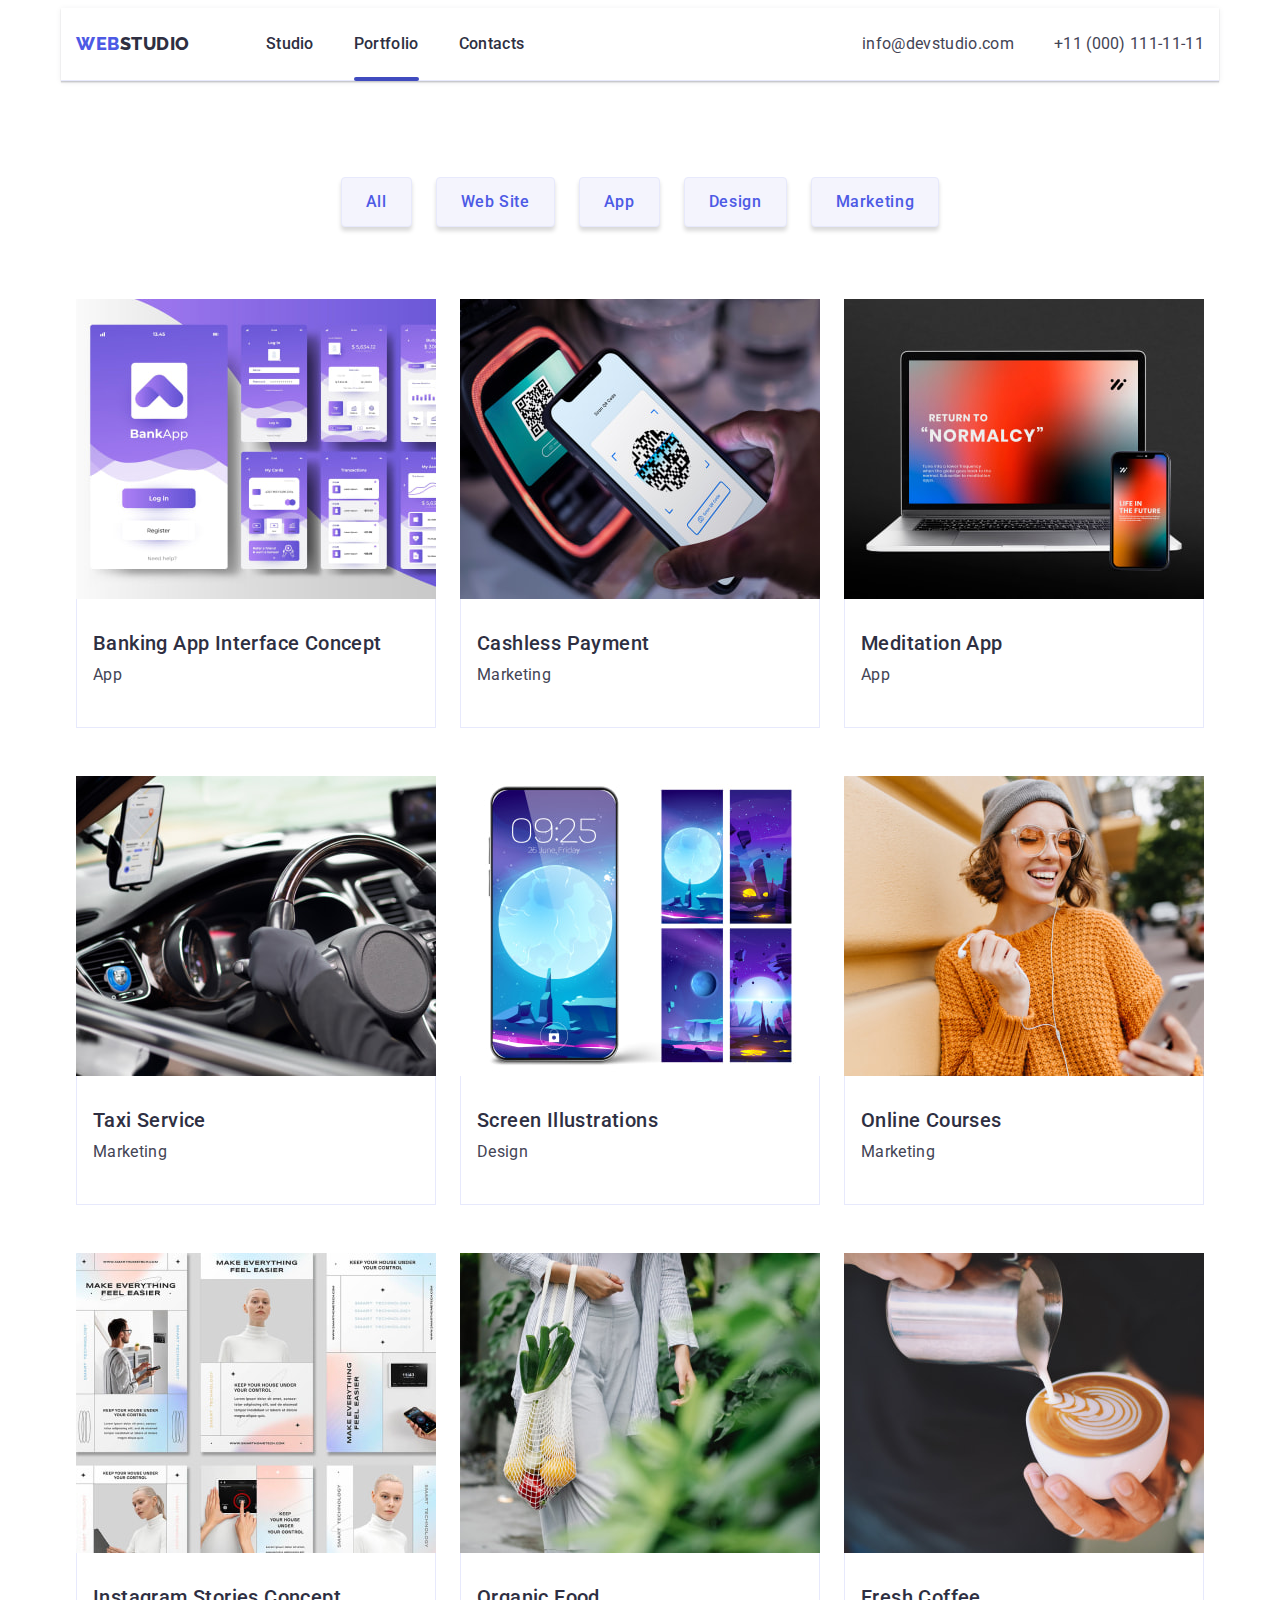
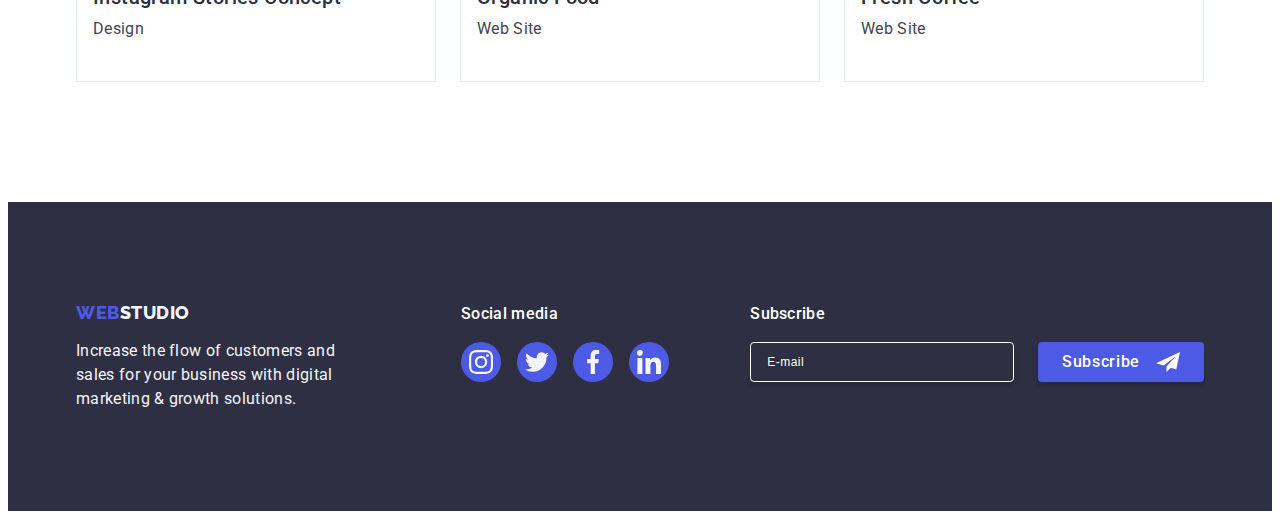
<file: portfolio.html>
<!DOCTYPE html>
<html lang="en">
  <head>
    <meta charset="UTF-8" />
    <meta name="viewport" content="width=device-width, initial-scale=1.0" />
    <!-- Additional Fonts -->
    <link rel="preconnect" href="https://fonts.googleapis.com" />
    <link rel="preconnect" href="https://fonts.gstatic.com" crossorigin />
    <link
      href="https://fonts.googleapis.com/css2?family=Raleway:wght@800&family=Roboto:wght@400;500;700;900&display=swap"
      rel="stylesheet"
    />
    <!-- Normalizer-->
    <link
      rel="stylesheet"
      href="https://cdnjs.cloudflare.com/ajax/libs/modern-normalize/2.0.0/modern-normalize.min.css"
      integrity="sha512-4xo8blKMVCiXpTaLzQSLSw3KFOVPWhm/TRtuPVc4WG6kUgjH6J03IBuG7JZPkcWMxJ5huwaBpOpnwYElP/m6wg=="
      crossorigin="anonymous"
      referrerpolicy="no-referrer"
    />
    <!-- My CSS -->
    <link rel="stylesheet" href="./css/styles.css" />
    <title>Portfolio</title>
  </head>

  <body class="body">
    <!-- Header -->
    <header class="header-section">
      <div class="header-global container">
        <nav class="header-nav nav">
          <!-- Upper LOGO -->
          <a class="header-logo logo link" href="./portfolio.html"
            >Web<span class="header-studio">Studio</span></a
          >

          <ul class="nav-list list">
            <li class="nav-list-item">
              <a class="site-navigation link" href="./index.html"
                >Studio</a
              >
            </li class="nav-list-item">
            <li>
              <a class="site-navigation current link" href="./portfolio.html"
                >Portfolio</a
              >
            </li>
            <li class="nav-list-item">
              <a class="site-navigation link" href="">Contacts</a>
            </li>
          </ul>
        </nav>
        <address class="header-adr">
          <ul class="contact-list list">
            <li class="contact-list-item">
              <a class="contact-link link" href="mailto:info@devstudio.com"
                >info@devstudio.com</a
              >
            </li>
            <li class="contact-list-item">
              <a class="contact-link link" href="tel:+110001111111"
                >+11 (000) 111-11-11</a
              >
            </li>
          </ul>
        </address>
        <!-- Sandwich button -->
        <button
          class="menu-toggle js-open-menu"
          aria-expanded="false"
          aria-controls="mobile-menu"
        >
          <svg class="burger-menu-icon" width="32" height="22">
            <use href="./images/icons.svg#icon-charm_menu-hamburger"></use>
          </svg>
        </button>
        <!-- End of Sadwich button` -->
      </div>
    </header>
    <main>
      <!-- Filter Buttons -->
      <section class="section-main">
        <div class="container">
          <h1 class="visually-hidden">Our projects</h1>
          <ul class="buttons-list list">
            <li class="buttons-list-item item">
              <button class="filter-button button" type="button">All</button>
            </li>
            <li class="buttons-list-item item">
              <button class="filter-button button" type="button">
                Web Site
              </button>
            </li>
            <li class="buttons-list-item item">
              <button class="filter-button button" type="button">App</button>
            </li>
            <li class="buttons-list-item item">
              <button class="filter-button button" type="button">Design</button>
            </li>
            <li class="buttons-list-item item">
              <button class="filter-button button" type="button">
                Marketing
              </button>
            </li>
          </ul>

          <ul class="image-list list card-set">
            <!-- Row-1 -->
            <li class="image-list-item card-set-item">
              <!-- Row-1 Card 1-->
              <a class="application-link link" href="">
                <div class="image-text-box">
                  <img
                    class="image"
                    src="./images/portfolio/img-1.jpg"
                    width="360"
                    height="300"
                    alt="Banking App Interface Concept"
                  />
                  <!-- <div class="overlay"> -->
                  <p class="overlay">
                    14 Stylish and User-Friendly App Design Concepts · Task
                    Manager App · Calorie Tracker App · Exotic Fruit Ecommerce
                    App · Cloud Storage App
                  </p>
                  <!-- </div> -->
                </div>

                <div class="comments">
                  <h2 class="card-title">Banking App Interface Concept</h2>
                  <p class="card-text">App</p>
                </div>
              </a>
            </li>
            <li class="image-list-item card-set-item">
              <!-- Row-1 Card 2-->
              <a class="application-link link" href="">
                <div class="image-text-box">
                  <img
                    class="image"
                    src="./images/portfolio/img-2.jpg"
                    width="360"
                    height="300"
                    alt="Cashless Payment"
                  />
                  <!-- <div class="overlay"> -->
                  <p class="overlay">
                    14 Stylish and User-Friendly App Design Concepts · Task
                    Manager App · Calorie Tracker App · Exotic Fruit Ecommerce
                    App · Cloud Storage App
                  </p>
                  <!-- </div> -->
                </div>

                <div class="comments">
                  <h2 class="card-title">Cashless Payment</h2>
                  <p class="card-text">Marketing</p>
                </div>
              </a>
            </li>
            <li class="image-list-item card-set-item">
              <!-- Row-1 Card 3-->
              <a class="application-link link" href="">
                <div class="image-text-box">
                  <img
                    class="image"
                    src="./images/portfolio/img-3.jpg"
                    width="360"
                    height="300"
                    alt="Meditation App"
                  />
                  <!-- <div class="overlay"> -->
                  <p class="overlay">
                    14 Stylish and User-Friendly App Design Concepts · Task
                    Manager App · Calorie Tracker App · Exotic Fruit Ecommerce
                    App · Cloud Storage App
                  </p>
                  <!-- </div> -->
                </div>

                <div class="comments">
                  <h2 class="card-title">Meditation App</h2>
                  <p class="card-text">App</p>
                </div>
              </a>
            </li>
            <!-- Row-2 -->
            <li class="image-list-item card-set-item">
              <!-- Row-2 Card 1-->
              <a class="application-link link" href="">
                <div class="image-text-box">
                  <img
                    class="image"
                    src="./images/portfolio/img-4.jpg"
                    width="360"
                    height="300"
                    alt="Taxi Service"
                  />
                  <!-- <div class="overlay"> -->
                  <p class="overlay">
                    14 Stylish and User-Friendly App Design Concepts · Task
                    Manager App · Calorie Tracker App · Exotic Fruit Ecommerce
                    App · Cloud Storage App
                  </p>
                  <!-- </div> -->
                </div>

                <div class="comments">
                  <h2 class="card-title">Taxi Service</h2>
                  <p class="card-text">Marketing</p>
                </div>
              </a>
            </li>
            <li class="image-list-item card-set-item">
              <!-- Row-2 Card 2-->
              <a class="application-link link" href="">
                <div class="image-text-box">
                  <img
                    class="image"
                    src="./images/portfolio/img-5.jpg"
                    width="360"
                    height="300"
                    alt="Screen Illustrations"
                  />
                  <!-- <div class="overlay"> -->
                  <p class="overlay">
                    14 Stylish and User-Friendly App Design Concepts · Task
                    Manager App · Calorie Tracker App · Exotic Fruit Ecommerce
                    App · Cloud Storage App
                  </p>
                  <!-- </div> -->
                </div>

                <div class="comments">
                  <h2 class="card-title">Screen Illustrations</h2>
                  <p class="card-text">Design</p>
                </div>
              </a>
            </li>
            <li class="image-list-item card-set-item">
              <!-- Row-2 Card 3-->
              <a class="application-link link" href="">
                <div class="image-text-box">
                  <img
                    class="image"
                    src="./images/portfolio/img-6.jpg"
                    width="360"
                    height="300"
                    alt="Online Courses"
                  />
                  <!-- <div class="overlay"> -->
                  <p class="overlay">
                    14 Stylish and User-Friendly App Design Concepts · Task
                    Manager App · Calorie Tracker App · Exotic Fruit Ecommerce
                    App · Cloud Storage App
                  </p>
                  <!-- </div> -->
                </div>

                <div class="comments">
                  <h2 class="card-title">Online Courses</h2>
                  <p class="card-text">Marketing</p>
                </div>
              </a>
            </li>
            <!-- Row-3 -->
            <li class="image-list-item card-set-item">
              <!-- Row-3 Card 1-->
              <a class="application-link link" href="">
                <div class="image-text-box">
                  <img
                    class="image"
                    src="./images/portfolio/img-7.jpg"
                    width="360"
                    height="300"
                    alt="Instagram Stories Concept"
                  />
                  <!-- <div class="overlay"> -->
                  <p class="overlay">
                    14 Stylish and User-Friendly App Design Concepts · Task
                    Manager App · Calorie Tracker App · Exotic Fruit Ecommerce
                    App · Cloud Storage App
                  </p>
                  <!-- </div> -->
                </div>

                <div class="comments">
                  <h2 class="card-title">Instagram Stories Concept</h2>
                  <p class="card-text">Design</p>
                </div>
              </a>
            </li>
            <li class="image-list-item card-set-item">
              <!-- Row-3 Card 2-->
              <a class="application-link link" href="">
                <div class="image-text-box">
                  <img
                    class="image"
                    src="./images/portfolio/img-8.jpg"
                    width="360"
                    height="300"
                    alt="Organic Food"
                  />
                  <!-- <div class="overlay"> -->
                  <p class="overlay">
                    14 Stylish and User-Friendly App Design Concepts · Task
                    Manager App · Calorie Tracker App · Exotic Fruit Ecommerce
                    App · Cloud Storage App
                  </p>
                  <!-- </div> -->
                </div>

                <div class="comments">
                  <h2 class="card-title">Organic Food</h2>
                  <p class="card-text">Web Site</p>
                </div>
              </a>
            </li>
            <li class="image-list-item card-set-item">
              <!-- Row-3 Card 3-->
              <a class="application-link link" href="">
                <div class="image-text-box">
                  <img
                    class="image"
                    src="./images/portfolio/img-9.jpg"
                    width="360"
                    height="300"
                    alt="Fresh Coffee"
                  />
                  <!-- <div class="overlay"> -->
                  <p class="overlay">
                    14 Stylish and User-Friendly App Design Concepts · Task
                    Manager App · Calorie Tracker App · Exotic Fruit Ecommerce
                    App · Cloud Storage App
                  </p>
                  <!-- </div> -->
                </div>

                <div class="comments">
                  <h2 class="card-title">Fresh Coffee</h2>
                  <p class="card-text">Web Site</p>
                </div>
              </a>
            </li>
          </ul>
        </div>
      </section>
    </main>

    <!-- PORTFOLIO FOOTER -->
    <footer class="footer section">
      <div class="footer-wrapper container">
        <div class="footer-box footer-box-1">
          <a class="footer-logo logo link" href="./index.html"
            >Web<span class="footer-studio">Studio</span></a
          >
          <p class="footer-text">
            Increase the flow of customers and sales for your business with
            digital marketing & growth solutions.
          </p>
        </div>
        <div class="footer-box footer-box-2">
          <p class="footer-box-title">Social media</p>
          <ul class="footer-socials-icon-box list">
            <li class="socials-icon-element">
              <a
                href="https://instagram.com"
                class="link footer-socials-link"
                aria-label="Instagram"
                target="_blank"
                rel="noopener noreferrer"
              >
                <svg class="socials-icon" width="24" height="24">
                  <use href="./images/icons.svg#icon-instagram"></use>
                </svg>
              </a>
            </li>
            <li class="socials-icon-element">
              <a
                href="https://twitter.com"
                class="link footer-socials-link"
                aria-label="Twitter"
                target="_blank"
                rel="noopener noreferrer"
              >
                <svg class="socials-icon" width="24" height="24">
                  <use href="./images/icons.svg#icon-twitter"></use>
                </svg>
              </a>
            </li>
            <li class="socials-icon-element">
              <a
                href="https://facebook.com"
                class="link footer-socials-link"
                aria-label="Facebook"
                target="_blank"
                rel="noopener noreferrer"
              >
                <svg class="socials-icon" width="24" height="24">
                  <use href="./images/icons.svg#icon-facebook"></use>
                </svg>
              </a>
            </li>
            <li class="socials-icon-element">
              <a
                href="https://linkedin.com"
                class="link footer-socials-link"
                aria-label="Linkedin"
                target="_blank"
                rel="noopener noreferrer"
              >
                <svg class="socials-icon" width="24" height="24">
                  <use href="./images/icons.svg#icon-linkedin"></use>
                </svg>
              </a>
            </li>
          </ul>
        </div>
        <div class="footer-box">
          <p class="footer-box-title">Subscribe</p>
          <form class="footer-form" name="subsribe_form" method="post">
            <label class="label-to-please-lms">
              <input
                class="footer-form-input"
                type="email"
                name="footer-form-input"
                placeholder="E-mail"
            /></label>

            <button
              class="footer-form-btn button"
              type="submit"
              name="footer-form-btn"
            >
              Subscribe<svg class="footer-form-btn-icon" width="24" height="24">
                <use href="./images/icons.svg#icon-paper-plane"></use>
              </svg>
            </button>
          </form>
        </div>
      </div>
    </footer>
  </body>
</html>
</file>
<file: css/styles.css>
:root {
  --iris: #4d5ae5;
  --ocean: #404bbf;
  --navy-blue: #2e2f42;
  --green: #31d0aa;
  --slate: #434455;
  --light-slate: #8e8f99;
  --cornflower: #e7e9fc;
  --cloud: #f4f4fd;
  --navy-blue-modal: #2e2f42;
  --grey: #2e2f42;
  --white: #ffffff;
  --dairy: #fcfcfc;
  --error: rgb(224, 15, 15);

  /* Animation effects */
  --animation: 250ms cubic-bezier(0.4, 0, 0.2, 1);

  /* Flex Wrap */
  --indent: 30px;
  --items: 3;
  --gap: 24;
}

*,
::after,
::before {
  box-sizing: border-box;
}

.body {
  font-family: Roboto, sans-serif;
  color: var(--slate);
  background-color: var(--white);
  font-style: normal;
  line-height: 1.5em;
  letter-spacing: 0.02em;
}

/* reset start */

h1,
h2,
h3,
h4,
h5,
h6,
p {
  margin: 0;
}

.list {
  list-style: none;
  padding: 0;
  margin: 0;
}

.link {
  text-decoration: none;
}
/* rubber images */
img {
  display: block;
  max-width: 100%;
  height: auto;
}
/* reset end */

.section {
  max-width: 1440px;
  margin: 0 auto;
  padding-top: 96px;
  padding-bottom: 96px;
  /* outline: 2px solid rgb(3, 87, 10);
  outline-offset: -2px; */
}

.header-section {
  display: flex;
  align-items: end;
  /* outline: 2px solid rgb(79, 11, 189);
  outline-offset: -2px; */
}

/* Desktop */
@media screen and (min-width: 1158px) {
  .section {
    padding-top: 120px;
    padding-bottom: 120px;
  }
  .section-whatwedo {
    padding: 0 0 120px;
  }
}
.hero-section {
  max-width: 1440px;
  padding-top: 112px;
  padding-bottom: 112px;
  /* padding: 188px 0; */
  background-color: var(--grey);
  background-position: center;
  background-repeat: no-repeat;
  background-size: cover;
}

@media only screen and (max-width: 767.98px) {
  .hero-section {
    background-image: linear-gradient(
        rgba(46, 47, 66, 0.7),
        rgba(46, 47, 66, 0.7)
      ),
      url(../images/hero-section/Dark-bg_mob@1x.jpg);
  }
}

@media only screen and (min-width: 768px) {
  .hero-section {
    background-image: linear-gradient(
        rgba(46, 47, 66, 0.7),
        rgba(46, 47, 66, 0.7)
      ),
      url(../images/hero-section/Dark-bg_tab@1x.jpg);
  }
}

@media only screen and (min-width: 1158px) {
  .hero-section {
    background-image: linear-gradient(
        rgba(46, 47, 66, 0.7),
        rgba(46, 47, 66, 0.7)
      ),
      url(../images/hero-section/Dark-bg_desk@1x.jpg);
  }
}
/* For retina display: */
@media only screen and (max-width: 767.98px) and ((min-device-pixel-ratio: 2) or
  (min-resolution: 192dpi) or
  (min-resolution: 2ppx)) {
  .hero-section {
    background-image: linear-gradient(
        rgba(46, 47, 66, 0.7),
        rgba(46, 47, 66, 0.7)
      ),
      url(../images/hero-section/Dark-bg_mob@2x.jpg);
  }
}

@media only screen and (min-width: 768px) and ((min-device-pixel-ratio: 2)or
  (min-resolution: 192dpi) or
  (min-resolution: 2ppx)) {
  .hero-section {
    background-image: linear-gradient(
        rgba(46, 47, 66, 0.7),
        rgba(46, 47, 66, 0.7)
      ),
      url(../images/hero-section/Dark-bg_tab@2x.jpg);
  }
}

@media only screen and (min-width: 1158px) and ((min-device-pixel-ratio: 2) or  (min-resolution: 192dpi) or
  (min-resolution: 2ppx)) {
  .hero-section {
    background-image: linear-gradient(
        rgba(46, 47, 66, 0.7),
        rgba(46, 47, 66, 0.7)
      ),
      url(../images/hero-section/Dark-bg_desk@2x.jpg);
  }
}
/* ======================================= */
.container {
  max-width: 320px;
  padding-left: 16px;
  padding-right: 16px;
  margin-left: auto;
  margin-right: auto;
  /* outline: 2px solid rgb(238, 7, 7);
  outline-offset: -2px; */
}
.header-section {
  padding: 0 auto;
}

/* Header line parameters */
.header-global {
  display: flex;
  justify-content: space-between;
  min-width: 320px;
  min-height: 70px;
  padding: 0 16px;
  border-bottom: 1px solid #e7e9fc;
  box-shadow: 0px 2px 1px rgba(46, 47, 66, 0.08),
    0px 1px 1px rgba(46, 47, 66, 0.16), 0px 1px 6px rgba(46, 47, 66, 0.08);
}

.burger-menu-icon {
  width: 32px;
  height: 22px;
  stroke: var(--navy-blue);
}

@media only screen and (min-width: 768px) {
  .menu-toggle {
    display: none;
  }
}

.hero-caption {
  font-family: Roboto, sans-serif;
  font-size: 36px;
  font-weight: 700;
  line-height: 1.11em;
  letter-spacing: 0.02em;
  text-align: center;
  color: var(--white);
  margin: 0 auto 72px;
  max-width: 320px;
  /* max-width: 496px; */
}

/* Hiding icons of Section 2 */
@media screen and (max-width: 1157px) {
  .features-list-icon-box {
    display: none;
  }
  /* Hiding complete Section 3 */
  .section-whatwedo {
    display: none;
  }
}
.section-title {
  text-transform: capitalize;
  font-family: Roboto, sans-serif;
  font-size: 36px;
  font-weight: 700;
  line-height: 1.11em;
  letter-spacing: 0.02em;
  text-align: center;
  color: var(--grey);
  margin-bottom: 72px;
}

/* Mobile Phone */
@media screen and (min-width: 428px) {
  .container {
    min-width: 428px;
  }
}
/* Tablet */
@media screen and (min-width: 768px) {
  .container {
    max-width: 768px;
  }

  .hero-caption {
    font-size: 56px;
    line-height: 1.07em;
    max-width: 496px;
  }
}

/* Desktop */
@media screen and (min-width: 1158px) {
  .container {
    max-width: 1158px;
    padding-left: 15px;
    padding-right: 15px;
  }
}

/* ============================= */
/* Section-2 Mobile */

.card-title-leftalign {
  text-align: center;
  font-size: 36px;
  font-weight: 700;
  margin-bottom: 8px;
}

.features-list {
  display: flex;
  flex-direction: column;
  flex-wrap: nowrap;
  row-gap: 72px;
}

.features-list-item {
  flex-basis: 100%;
}

/* .features-list-item:not(:last-child) {
  margin-bottom: 72px;
} */

.personal-card {
  border-radius: 0px 0px 4px 4px;
  background: var(--white);
  box-shadow: 0px 2px 1px 0px rgba(46, 47, 66, 0.08),
    0px 1px 1px 0px rgba(46, 47, 66, 0.16),
    0px 1px 6px 0px rgba(46, 47, 66, 0.08);
}

.additional-description {
  font-weight: 500;
  font-size: 16px;
  line-height: 1.5em;
}

/* Section-2 Tablet */
@media screen and (min-width: 768px) {
  .features-list {
    flex-direction: row;
    flex-wrap: wrap;
    justify-content: space-between;
    column-gap: 24px;
    row-gap: 72px;
  }

  .features-list-item {
    flex-basis: calc((100% - 24px) / 2);
  }

  .card-title-leftalign {
    text-align: left;
  }
}
/* ============================= */

/* Section-2 Desktop */
@media screen and (min-width: 1158px) {
  .features-list {
  }

  .features-list-item {
    flex-basis: calc((100% - 24px * 3) / 4);
  }
  .features-list-icon-box {
    display: flex;
    align-items: center;
    justify-content: center;
    min-width: 264px;
    min-height: 112px;
    margin-bottom: 8px;
    border-radius: 4px;
    background: var(--cloud);
  }

  .features-list-icon {
    fill: #2e2f42;
  }

  .card-title-leftalign {
    text-align: left;
    font-size: 20px;
    font-weight: 500;
  }
}
.card-title {
  font-size: 20px;
  font-weight: 500;
}

/* ============================= */
@media screen and (max-width: 767.98px) {
  /* Section-4 Mobile Phone */

  .ourteam-list {
    display: flex;
    flex-direction: column;
    row-gap: 72px;
    justify-content: center;
    align-items: center;
  }
  /* Hiding header menu sections */
  .nav-list {
    display: none;
  }
  .contact-list {
    display: none;
  }
}

.contact-link {
  /* padding-top: 24px;
  padding-bottom: 24px; */
  font-style: normal;
  font-family: Roboto, sans-serif;
  font-size: 16px;
  font-weight: 400;
  line-height: 1.5em;
  letter-spacing: 0.02em;
  text-align: left;
  color: var(--slate);
  transition: color 250ms cubic-bezier(0.4, 0, 0.2, 1);
}

.contact-link:hover,
.contact-link:focus {
  color: var(--ocean);
}

/* =================================== */
@media screen and (min-width: 768px) {
  /* Section-4 Tablet */
  .ourteam-list {
    flex-wrap: wrap;
    justify-content: space-between;
    align-items: center;
    row-gap: 64px;
    column-gap: 24px;
  }
  .header-global {
    min-width: 768px;
  }
  .nav-list {
    display: flex;
    /* justify-content: space-around; */
  }

  .contact-list {
    display: flex;
    flex-direction: column;
    gap: 12px;
  }
  .contact-link {
    padding: 0;
  }
}
/* =================================== */
@media screen and (max-width: 767.98px) {
  /* Section-5 Mobile Phone */
  .customers-list {
    display: flex;
    flex-wrap: wrap;
    justify-content: center;
    align-items: center;
    column-gap: 16px;
    row-gap: 72px;
  }

  .customer {
    flex-basis: calc ((100% - 16px) / 2);
  }
}

@media screen and (min-width: 768px) {
  /* Section-5 Tablet */
  .customers-list {
    display: flex;
    flex-wrap: wrap;
    justify-content: center;
    align-items: center;
    column-gap: 16px;
    row-gap: 72px;
    width: 552px;
    margin: 0 auto;
  }
  .customer {
    flex-basis: 168px;
  }

  .nav-list {
    display: inline-flex;
    gap: 40px;
    margin-left: 120px;
  }

  .contact-list {
    flex-direction: column;
  }
  .contact-list-item {
    padding: 0;
  }
}

@media screen and (min-width: 1158px) {
  /* Section-5 Desktop */
  .customers-list {
    display: flex;
    flex-wrap: nowrap;
    justify-content: space-between;
    align-items: center;
    width: 100%;
    margin: 0 auto;
  }
  .customer {
    flex-basis: 168px;
  }
  .header-global {
    min-width: 1158px;
  }
  .nav-list {
    display: inline-flex;
    gap: 40px;
    margin-left: 76px;
  }

  .contact-list {
    flex-direction: row;
    gap: 40px;
  }
  .contact-list-item {
    padding: 24px 0;
  }
}
.visually-hidden {
  position: absolute;
  width: 1px;
  height: 1px;
  margin: -1px;
  border: 0;
  padding: 0;
  white-space: nowrap;
  clip-path: inset(100%);
  clip: rect(0 0 0 0);
  overflow: hidden;
}
/* Universal layout for flex-wrap items */
.card-set {
  display: flex;
  flex-wrap: wrap;
}

.card-set.item {
  flex-basis: calc(100% - var(--gap) * (var(--items) - 1) / var(--items));
}
/* ============================================= */

.header-nav {
  display: flex;
  align-items: center;
}
.header-logo {
  display: block;
  /* margin-right: 76px; */
}

.logo {
  font-family: Raleway, sans-serif;
  color: var(--iris);
  text-transform: uppercase;
  font-size: 18px;
  font-weight: 800;
  line-height: 1.17em;
  letter-spacing: 0.03em;
  text-align: left;
}

.header-studio {
  color: var(--navy-blue);
}

.site-navigation {
  display: block;
  position: relative;
  padding-top: 24px;
  padding-bottom: 24px;
  color: var(--navy-blue);
  font-weight: 500;
  transition: color 250ms cubic-bezier(0.4, 0, 0.2, 1);
}

.site-navigation::after {
  content: '';
  position: absolute;
  bottom: -1px;
  left: 0;
  display: block;
  width: 100%;
  height: 4px;
  border-radius: 2px;
}
.site-navigation current {
  color: var(--ocean);
}

.current::after {
  background-color: var(--ocean);
}

.site-navigation:hover,
.site-navigation:focus {
  color: var(--ocean);
}

.button {
  display: flex;
  justify-content: center;
  align-items: center;
  text-align: center;
  font-family: Roboto, sans-serif;
  font-size: 16px;
  font-weight: 500;
  line-height: 1.5em;
  letter-spacing: 0.04em;
  border: none;
  border-radius: 4px;
  color: var(--white);
  background-color: var(--iris);
  box-shadow: 0px 4px 4px 0px #00000026;
  cursor: pointer;
  transition: background-color 250ms cubic-bezier(0.4, 0, 0.2, 1);
}

.button:hover,
.button:focus {
  background-color: var(--ocean);
}

.filter-button {
  cursor: pointer;
  color: var(--iris);
  background-color: var(--cloud);
  border: 1px solid var(--cornflower);
  padding: 12px 24px 12px;
  transition: color 250ms cubic-bezier(0.4, 0, 0.2, 1),
    background-color 250ms cubic-bezier(0.4, 0, 0.2, 1),
    border-color 250ms cubic-bezier(0.4, 0, 0.2, 1),
    box-shadow 250ms cubic-bezier(0.4, 0, 0.2, 1);
}

.filter-button:hover,
.filter-button:focus {
  border: 1px solid var(--cornflower);
  color: var(--white);
  background-color: var(--ocean);
  border-color: transparent;
  box-shadow: 0px 3px 1px rgba(0, 0, 0, 0.1), 0px 2px 1px rgba(0, 0, 0, 0.08),
    0px 2px 2px rgba(0, 0, 0, 0.12);
}

.additional-description {
  color: var(--slate);
  font-family: Roboto, sans-serif;
  font-size: 16px;
  font-weight: 400;
  line-height: 1.5em;
  letter-spacing: 0.02em;
  text-align: left;
}

.footer {
  background-color: var(--navy-blue);
  padding: 100px 0;
}

.footer-studio {
  color: var(--cloud);
}

.footer-text {
  color: var(--cloud);
  font-family: Roboto, sans-serif;
  /* font-size: 16px;
  font-weight: 400; */
  line-height: 1.5em;
  letter-spacing: 0.02em;
  text-align: left;
  max-width: 264px;
}

.footer-logo {
  display: inline-block;
  margin-bottom: 16px;
}
.footer-wrapper {
  display: flex;
  align-items: baseline;
  justify-content: space-between;
}

.footer-box-1 {
  margin-right: 120px;
}
.footer-box-2 {
  margin-right: 80px;
}

.footer-box-label {
  color: var(--white);
  display: block;
  margin-bottom: 16px;
}

.footer-form {
  display: flex;
  gap: 24px;
}

.footer-form-wrapper {
  display: flex;
  justify-content: center;
  align-items: center;
  gap: 24px;
}

.footer-form-input {
  width: 100%;
  min-width: 264px;
  height: 40px;
  border-radius: 4px;
  border: 1px solid var(--white);
  box-shadow: 0px 4px 4px 0px #00000026;
  color: var(--white);
  padding: 8px 16px;
  background-color: transparent;
  font-size: 12px;
  line-height: 1.5;
  letter-spacing: 0.04em;
  outline: transparent;
  transition: border-color 250ms cubic-bezier(0.4, 0, 0.2, 1);
}

.footer-form-input:focus {
  border-color: var(--iris);
}

.footer-form-input::placeholder {
  color: var(--white);
}

.footer-form-btn {
  padding: 8px 24px;
  min-width: 165px;
}

.footer-form-btn-icon {
  fill: var(--white);
  margin-left: 16px;
}

.footer-socials-icon-box {
  display: flex;
  gap: 16px;
}
.socials-icon-element {
  width: 40px;
  height: 40px;
}

.footer-socials-link {
  display: flex;
  justify-content: center;
  align-items: center;
  width: 100%;
  height: 100%;
  border-radius: 50%;
  background-color: var(--iris);
  transition: background-color 250ms cubic-bezier(0.4, 0, 0.2, 1);
}

.footer-socials-link:hover,
.footer-socials-link:focus,
.footer-socials-link:active {
  background-color: var(--green);
  outline: none;
}

.footer-box-title {
  font-weight: 500;
  font-size: 16px;
  line-height: 1.5;
  letter-spacing: 0.02em;
  color: var(--white);
  margin-bottom: 16px;
}

.order-btn {
  display: block;
  margin-left: auto;
  margin-right: auto;
  min-width: 165px;
  min-height: 40px;
  padding: 16px 32px 16px 32px;
}

.section-whatwedo-title {
  text-transform: capitalize;
  font-family: Roboto, sans-serif;
  font-size: 36px;
  font-weight: 700;
  line-height: 1.11em;
  letter-spacing: 0.02em;
  text-align: center;
  color: var(--navy-blue);
  margin-bottom: 72px;
}
.section-team {
  background-color: var(--cloud);
  /* padding: 120px 0; */
}

.section-customers {
  background: var(--white);
  /* padding: 120px 0; */
}

.section-whatwedo-title {
  margin: 0 auto;
}

/* .section-features {
  padding: 120px 0;
} */

.card-title {
  color: var(--navy-blue);
  font-family: Roboto, sans-serif;
  /* font-size: 20px; */
  font-weight: 500;
  line-height: 1.2em;
  letter-spacing: 0.02em;
  margin-bottom: 8px;
}

.card-text {
  color: var(--slate);
  margin-bottom: 8px;
}

.alcenter {
  text-align: center;
}

.whatwedo-list {
  display: flex;
  gap: 24px;
  justify-content: center;
}

.section-whatwedo-title {
  margin-bottom: 72px;
}

.ourteam-list {
  display: flex;
  /* gap: 24px; */
  justify-content: center;
}

.buttons-list {
  display: flex;
  gap: 24px;
  justify-content: center;
  margin-bottom: 72px;
}

.image-list {
  column-gap: 24px;
  row-gap: 48px;
  justify-content: space-between;
}
.comments {
  padding: 32px 16px;
  border: 1px solid var(--cornflower);
  border-top: none;
  justify-items: left;
}

.staff {
  padding: 32px 0;
}

.staff-socials-icon-box {
  display: flex;
  justify-content: center;
  gap: 24px;
}

.socials-link {
  display: flex;
  justify-content: center;
  align-items: center;
  width: 40px;
  height: 40px;
  border-radius: 50%;
  background-color: var(--iris);
  transition: background-color 250ms cubic-bezier(0.4, 0, 0.2, 1);
}

.socials-link:hover,
.socials-link:focus,
.socials-link:active {
  background-color: var(--ocean);
  outline: none;
}

.socials-icon {
  fill: var(--cloud);
}

.socials-element {
  display: flex;
}

@media screen and (max-width: 767.98px) {
  .customers-link {
    padding: 16px 40px;
  }
}

@media screen and (min-width: 768px) {
  .customers-link {
    padding: 16px 32px;
  }
}

.customers-link {
  display: flex;
  justify-content: center;
  align-items: center;
  /* width: 168px; */
  /* height: 88px; */
  color: var(--light-slate);
  border-radius: 4px;
  border: 1px solid var(--light-slate);
  border-color: var(--light-slate);
  transition: border 250ms cubic-bezier(0.4, 0, 0.2, 1);
  transition: border-color 250ms cubic-bezier(0.4, 0, 0.2, 1),
    color 250ms cubic-bezier(0.4, 0, 0.2, 1);
}
.customers-list-icon {
  fill: currentColor;
  transition: fill 250ms cubic-bezier(0.4, 0, 0.2, 1);
}

.customers-link:hover,
.customers-link:focus {
  color: var(--ocean);
  border: 1px solid var(--ocean);
  /* LMS requires this specific property */
  border-color: var(--ocean);
}

.customers-link:hover .customers-list-icon {
  fill: var(--ocean);
}

.section-main {
  padding-top: 96px;
  padding-bottom: 120px;
}

.image-text-box {
  position: relative;
  overflow: hidden;
}

.overlay {
  position: absolute;
  top: 0;
  left: 0;
  transform: translateY(100%);
  transition-property: transform;
  transition-duration: 250ms;
  transition-timing-function: cubic-bezier(0.4, 0, 0.2, 1);
  display: flex;
  justify-content: center;
  width: 100%;
  height: 100%;
  background-color: var(--iris);
  color: var(--cloud);
  font-size: 16px;
  line-height: 1.5em;
  letter-spacing: 0.02em;
  padding: 40px 32px;
}

.application-link:hover {
  transform: translateY(0);
}
.application-link:hover .overlay {
  transform: translateY(0);
}

.application-link:focus .overlay {
  transform: translateY(0);
}

/* MODAL WINDOW */

.backdrop {
  position: fixed;
  top: 0;
  left: 0;
  width: 100%;
  height: 100%;
  background-color: rgba(46, 47, 66, 0.4);
  transition: opacity 250ms cubic-bezier(0.4, 0, 0.2, 1),
    visibility 250ms cubic-bezier(0.4, 0, 0.2, 1);
}
.modal {
  padding: 72px 24px 24px 24px;
  max-width: 100vw;
  width: 408px;
  min-height: 584px;
  border-radius: 4px;
  background-color: var(--dairy);
  box-shadow: 0px 1px 1px rgba(0, 0, 0, 0.14), 0px 1px 3px rgba(0, 0, 0, 0.12),
    0px 2px 1px rgba(0, 0, 0, 0.2);
  position: absolute;
  top: 50%;
  left: 50%;
  transform: translateX(-50%) translateY(-50%);
  transform: translate(-50%, -50%) scale(1);
  transition: transform 250ms cubic-bezier(0.4, 0, 0.2, 1);
}

.modal-form-close-btn {
  position: absolute;
  top: 24px;
  right: 24px;
  background-color: transparent;
  border: none;
  cursor: pointer;
  width: 24px;
  height: 24px;
  border-radius: 50%;
  display: flex;
  align-items: center;
  justify-content: center;
  background-color: var(--cornflower);
  border: 1px solid rgba(0, 0, 0, 0.1);
  padding: 0;
  transition: background-color 250ms cubic-bezier(0.4, 0, 0.2, 1),
    border 250ms cubic-bezier(0.4, 0, 0.2, 1);
}

.modal-form-close-btn:hover,
.modal-form-close-btnn:focus {
  background-color: var(--ocean);
  border: none;
}

.modal-form-close-btn-icon {
  fill: var(--navy-blue);
  transition: fill 250ms cubic-bezier(0.4, 0, 0.2, 1);
}

.modal-form-close-btn:hover .modal-form-close-btn-icon {
  fill: var(--white);
}

.modal-form-close-btn-icon:focus .modal-form-close-btn-icon {
  fill: var(--white);
}

.modal-form-input {
  margin-bottom: 8px;
}

.modal-form-comments {
  margin-bottom: 16px;
}

.modal-form-agreement {
  margin-bottom: 24px;
}

.comment-size {
  display: block;
  margin-bottom: 16px;
  padding: 8px 16px;
  resize: none;
  height: 120px;
  color: rgba(46, 47, 66, 0.4);
}

.modal-caption {
  display: block;
  margin-bottom: 16px;
  color: var(--navy-blue);
  font-size: 16px;
  font-weight: 500;
  line-height: 1.5em;
  letter-spacing: 0.02em;
  text-align: center;
}

.modal-form-field {
  margin-bottom: 8px;
  position: relative;
}

.modal-form-label {
  display: block;
  margin-bottom: 4px;
  position: relative;
  color: var(--light-slate);
  font-size: 12px;
  line-height: 1.17em;
  letter-spacing: 0.04em;
}
.user-privacy-label {
  display: block;
  position: relative;
  color: var(--light-slate);
  font-size: 12px;
  line-height: 1.17em;
  letter-spacing: 0.04em;
}

.modal-input-icon {
  position: absolute;
  top: 50%;
  transform: translateY(-50%);
  left: 16px;
  /* To not allow a click upon an icon */
  pointer-events: none;
  transition: fill 250ms cubic-bezier(0.4, 0, 0.2, 1);
}

.user-form-input {
  /* color: var(--navy-blue); */
  color: rgba(46, 47, 66, 0.4);
  font-size: 12px;
  font-weight: 400;
  line-height: 1.17em;
  letter-spacing: 0.04em;
  text-align: left;
  width: 100%;
  border-radius: 4px;
  border: 1px solid rgba(46, 47, 66, 0.4);
  background-color: transparent;
  outline: transparent;
  transition: border-color 250ms cubic-bezier(0.4, 0, 0.2, 1);
}

.user-form-input:focus {
  border-color: var(--iris);
}

.user-form-input:focus + .modal-input-icon {
  fill: var(--iris);
}
/* Error message effect
.user-form-input:not(:placeholder-shown):invalid:required {
  border-color: var(--error);
  color: var(--error);
}

.user-form-input:not(:placeholder-shown):invalid:required + .modal-input-icon {
  fill: var(--error);
} */
/* Error message effect */

.input-size {
  height: 40px;
  padding: 8px 16px 8px 38px;
}

.user-form-input::placeholder {
  color: var(--light-slate);
}

.checkbox:checked + .user-privacy-label > .agreement-checkbox {
  fill: var(--cloud);
  background-color: var(--ocean);
  border: none;
}

.agreement-checkbox {
  /* span */
  display: inline-flex;
  justify-content: center;
  align-items: center;
  width: 16px;
  height: 16px;
  margin-right: 8px;
  fill: transparent;
  border: 1px solid rgba(46, 47, 66, 0.4);
  border-radius: 2px;
  transition: background-color 250ms cubic-bezier(0.4, 0, 0.2, 1),
    border 250ms cubic-bezier(0.4, 0, 0.2, 1),
    fill 250ms cubic-bezier(0.4, 0, 0.2, 1);
}

.user-agreement-link {
  color: var(--iris);
}

.modal-form-btn {
  min-width: 169px;
}

.backdrop.is-hidden {
  opacity: 0;
  pointer-events: none;
  visibility: hidden;
}

.backdrop.is-hidden .modal {
  transform: translateX(-50%) translateY(-70%);
  opacity: 0;
}

/* ======================= */

.application-link {
  display: block;
  transition: box-shadow 250ms cubic-bezier(0.4, 0, 0.2, 1);
}

.application-link:hover,
.application-link:focus {
  box-shadow: 0px 1px 6px rgba(46, 47, 66, 0.08),
    0px 1px 1px rgba(46, 47, 66, 0.16), 0px 2px 1px rgba(46, 47, 66, 0.08);
}
.user_contacts_form {
}

/* Mobile menu classes */
.menu-toggle {
  min-height: 24px;
  min-width: 24px;
  display: flex;
  align-items: center;
  justify-content: center;

  margin: 0;
  padding: 0;
  background-color: transparent;
  cursor: pointer;
  border: none;
  border-radius: 50%;
  outline: none;
}

@media (min-width: 768px) {
  .menu-toggle {
    display: none;
  }
}

.menu-toggle:hover,
.menu-toggle:focus {
  background-color: rgba(0, 0, 0, 0.1);
}

.menu-container {
  display: flex;
  flex-direction: column;

  margin-bottom: auto;
  position: fixed;
  top: 0;
  left: 0;
  width: 100vw;
  height: 100vh;
  background-color: var(--white);
  z-index: 999;
  padding: 40px;
  padding-top: 80px;
  transform: translateX(100%);
  transition: transform 250ms ease-in-out;
}

.menu-container.is-open {
  transform: translateX(0);
}
/* Modal menu close icon btn */
.menu-container .menu-toggle {
  position: absolute;
  top: 24px;
  right: 24px;
  border: 2px solid var(--cornflower);
  border-radius: 50%;
}

.mobile-menu {
  display: flex;
  flex-direction: column;
  row-gap: 40px;
  margin-bottom: auto;
}

.modal-contact-list {
  display: flex;
  flex-direction: column;
  row-gap: 40px;
  margin-bottom: 48px;
}

.mobile-menu .link {
  display: block;
  text-decoration: none;
  font-size: 36px;
  font-weight: 700;
  line-height: 1.11em;
  letter-spacing: 0.02em;
  text-align: left;
}

.modal-phone-link {
  font-family: Roboto;
  font-size: 36px;
  font-weight: 700;
  line-height: 1.11em;
  letter-spacing: 0.02em;
  text-align: left;

  color: var(--navy-blue);
  transition: color 250ms cubic-bezier(0.4, 0, 0.2, 1);
}
.modal-contact-list-item {
  /* margin-bottom: 40px; */
}

.modal-email-link {
  font-family: Roboto;
  font-size: 20px;
  font-weight: 500;
  line-height: 1.2em;
  letter-spacing: 0.02em;
  text-align: left;
  color: var(--slate);
  transition: color 250ms cubic-bezier(0.4, 0, 0.2, 1);
}

.modal-phone-link:active,
.modal-phone-link:hover,
.modal-phone-link:focus {
  color: var(--ocean);
}

.modal-email-link:active,
.modal-email-link:hover,
.modal-email-link:focus {
  color: var(--ocean);
}

.modal-socials-icon-box {
  display: flex;
  width: 100%;
  justify-content: space-between;
}
.mobile-menu-link:active,
.mobile-menu-link:hover,
.mobile-menu-link:focus {
  color: var(--ocean);
}
.mobile-menu-link {
  color: var(--navy-blue);
}

.modal-phone-link {
  color: var(--iris);
}
.mobile-menu-link.current {
  color: var(--ocean);
}

@media screen and (max-width: 444px) {
  .modal-phone-link {
    font-size: 24px;
  }
}

/* End of Mobile menu */

@media screen and (max-width: 767.98px) {
  .footer-wrapper {
    display: flex;
    flex-direction: column;
    justify-content: space-between;
    align-items: center;
    gap: 72px;
  }
  .footer-form {
    display: flex;
    flex-direction: column;
    justify-content: center;
    align-items: center;
  }

  .footer-box {
    max-width: 100%;
    margin: 0 auto;
  }

  .footer-logo {
    display: flex;
    justify-content: center;
  }
  .footer-box-title {
    display: flex;
    justify-content: center;
  }
}

/* .footer-box {
  border: 1px solid red;
} */
/* Footer for Tablet size viewport */
@media screen and (min-width: 768px) and (max-width: 1157px) {
  .footer-box {
    margin: 0;
  }
  .footer-wrapper {
    max-width: 552px;
    padding: 0;
    display: flex;
    flex-wrap: wrap;
    justify-content: flex-start;
    row-gap: 72px;
    column-gap: 24px;
  }
}
</file>
